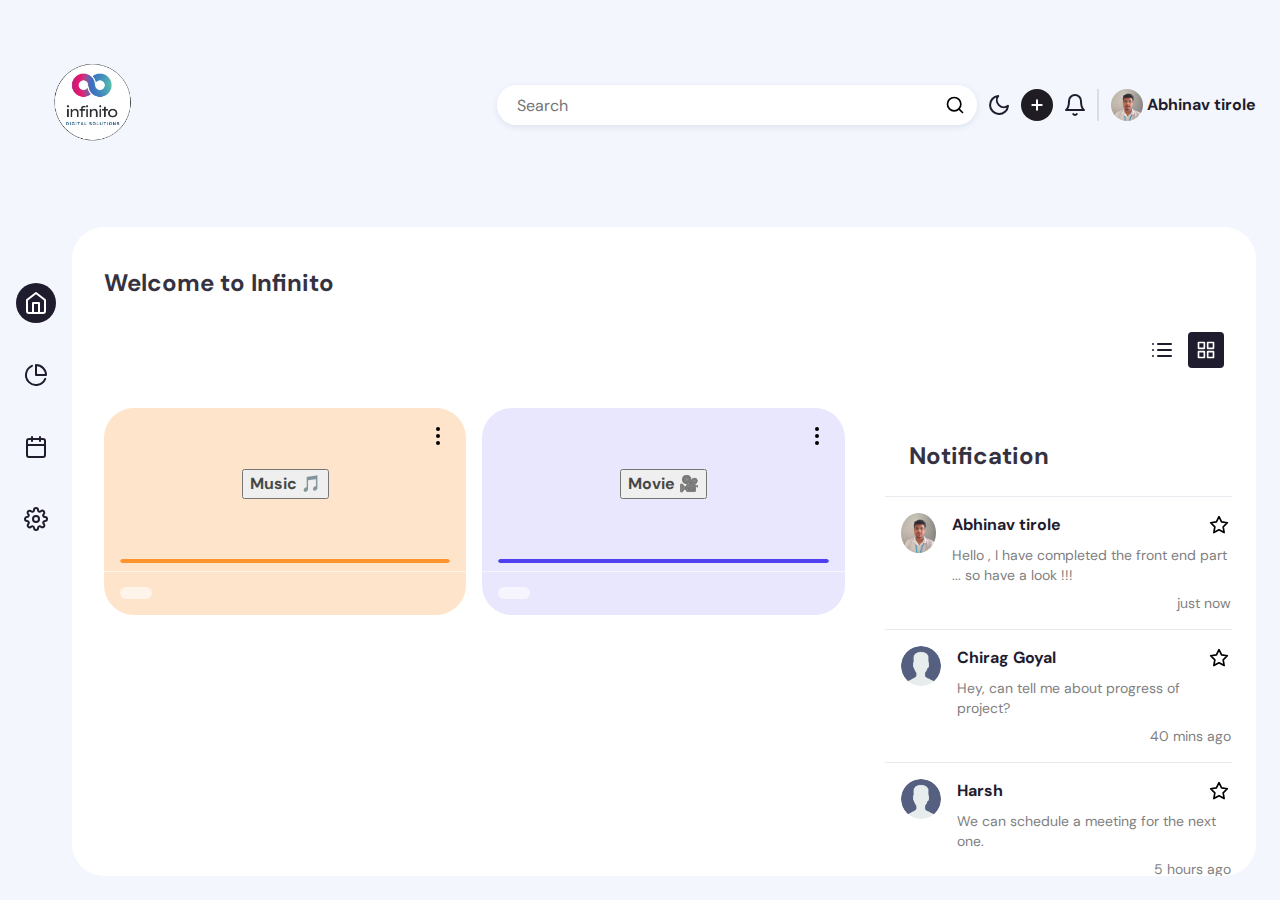
<file: index.html>
<!DOCTYPE html>
<html lang="en">
<head>
    <meta charset="UTF-8">
    <meta http-equiv="X-UA-Compatible" content="IE=edge">
    <meta name="viewport" content="width=device-width, initial-scale=1.0">
    <title>Infinito</title>

    <link rel="stylesheet" href="style.css">
</head>
<body>
    <div class="app-container">
        <div class="app-header">
          <div class="app-header-left">
            <!-- <span class="app-icon"></span> -->
            <div class="logo">
              <img src="2.3.png" alt="logo">            
            <p class="app-name"></p>
          </div>
            <div class="search-wrapper">
              <input class="search-input" type="text" placeholder="Search">
              <svg xmlns="http://www.w3.org/2000/svg" width="20" height="20" fill="none" stroke="currentColor" stroke-linecap="round" stroke-linejoin="round" stroke-width="2" class="feather feather-search" viewBox="0 0 24 24">
                <defs></defs>
                <circle cx="11" cy="11" r="8"></circle>
                <path d="M21 21l-4.35-4.35"></path>
              </svg>
            </div>
          </div>
          <div class="app-header-right">
            <button class="mode-switch" title="Switch Theme">
              <svg class="moon" fill="none" stroke="currentColor" stroke-linecap="round" stroke-linejoin="round" stroke-width="2" width="24" height="24" viewBox="0 0 24 24">
                <defs></defs>
                <path d="M21 12.79A9 9 0 1111.21 3 7 7 0 0021 12.79z"></path>
              </svg>
            </button>
            <button class="add-btn" title="Add New Project">
              <svg class="btn-icon" xmlns="http://www.w3.org/2000/svg" width="16" height="16" viewBox="0 0 24 24" fill="none" stroke="currentColor" stroke-width="3" stroke-linecap="round" stroke-linejoin="round" class="feather feather-plus">
                <line x1="12" y1="5" x2="12" y2="19" />
                <line x1="5" y1="12" x2="19" y2="12" /></svg>
            </button>
            <button class="notification-btn">
              <svg xmlns="http://www.w3.org/2000/svg" width="24" height="24" viewBox="0 0 24 24" fill="none" stroke="currentColor" stroke-width="2" stroke-linecap="round" stroke-linejoin="round" class="feather feather-bell">
                <path d="M18 8A6 6 0 0 0 6 8c0 7-3 9-3 9h18s-3-2-3-9" />
                <path d="M13.73 21a2 2 0 0 1-3.46 0" /></svg>
            </button>
            <button class="profile-btn">
              <img src="abhi.jpg" />
              <span>Abhinav tirole</span>
            </button>
          </div>
          <button class="messages-btn">
            <svg xmlns="http://www.w3.org/2000/svg" width="20" height="20" viewBox="0 0 24 24" fill="none" stroke="currentColor" stroke-width="2" stroke-linecap="round" stroke-linejoin="round" class="feather feather-message-circle">
              <path d="M21 11.5a8.38 8.38 0 0 1-.9 3.8 8.5 8.5 0 0 1-7.6 4.7 8.38 8.38 0 0 1-3.8-.9L3 21l1.9-5.7a8.38 8.38 0 0 1-.9-3.8 8.5 8.5 0 0 1 4.7-7.6 8.38 8.38 0 0 1 3.8-.9h.5a8.48 8.48 0 0 1 8 8v.5z" /></svg>
          </button>
        </div>
        <div class="app-content">
          <div class="app-sidebar">
            <a href="" class="app-sidebar-link active">
              <svg xmlns="http://www.w3.org/2000/svg" width="24" height="24" viewBox="0 0 24 24" fill="none" stroke="currentColor" stroke-width="2" stroke-linecap="round" stroke-linejoin="round" class="feather feather-home">
                <path d="M3 9l9-7 9 7v11a2 2 0 0 1-2 2H5a2 2 0 0 1-2-2z" />
                <polyline points="9 22 9 12 15 12 15 22" /></svg>
            </a>
            <a href="" class="app-sidebar-link">
              <svg class="link-icon" xmlns="http://www.w3.org/2000/svg" width="24" height="24" fill="none" stroke="currentColor" stroke-linecap="round" stroke-linejoin="round" stroke-width="2" class="feather feather-pie-chart" viewBox="0 0 24 24">
                <defs />
                <path d="M21.21 15.89A10 10 0 118 2.83M22 12A10 10 0 0012 2v10z" />
              </svg>
            </a>
            <a href="" class="app-sidebar-link">
              <svg xmlns="http://www.w3.org/2000/svg" width="24" height="24" viewBox="0 0 24 24" fill="none" stroke="currentColor" stroke-width="2" stroke-linecap="round" stroke-linejoin="round" class="feather feather-calendar">
                <rect x="3" y="4" width="18" height="18" rx="2" ry="2" />
                <line x1="16" y1="2" x2="16" y2="6" />
                <line x1="8" y1="2" x2="8" y2="6" />
                <line x1="3" y1="10" x2="21" y2="10" /></svg>
            </a>
            <a href="" class="app-sidebar-link">
              <svg class="link-icon" xmlns="http://www.w3.org/2000/svg" width="24" height="24" fill="none" stroke="currentColor" stroke-linecap="round" stroke-linejoin="round" stroke-width="2" class="feather feather-settings" viewBox="0 0 24 24">
                <defs />
                <circle cx="12" cy="12" r="3" />
                <path d="M19.4 15a1.65 1.65 0 00.33 1.82l.06.06a2 2 0 010 2.83 2 2 0 01-2.83 0l-.06-.06a1.65 1.65 0 00-1.82-.33 1.65 1.65 0 00-1 1.51V21a2 2 0 01-2 2 2 2 0 01-2-2v-.09A1.65 1.65 0 009 19.4a1.65 1.65 0 00-1.82.33l-.06.06a2 2 0 01-2.83 0 2 2 0 010-2.83l.06-.06a1.65 1.65 0 00.33-1.82 1.65 1.65 0 00-1.51-1H3a2 2 0 01-2-2 2 2 0 012-2h.09A1.65 1.65 0 004.6 9a1.65 1.65 0 00-.33-1.82l-.06-.06a2 2 0 010-2.83 2 2 0 012.83 0l.06.06a1.65 1.65 0 001.82.33H9a1.65 1.65 0 001-1.51V3a2 2 0 012-2 2 2 0 012 2v.09a1.65 1.65 0 001 1.51 1.65 1.65 0 001.82-.33l.06-.06a2 2 0 012.83 0 2 2 0 010 2.83l-.06.06a1.65 1.65 0 00-.33 1.82V9a1.65 1.65 0 001.51 1H21a2 2 0 012 2 2 2 0 01-2 2h-.09a1.65 1.65 0 00-1.51 1z" />
              </svg>
            </a>
          </div>
          <div class="projects-section">
            <div class="projects-section-header">
              <p><bold>Welcome to Infinito</bold></p>
              <p class="time"><iframe src="https://free.timeanddate.com/clock/i8i5pigz/n1635/tlin/fn7/ftb/tt0/tw0/tm1/ts1/tb4" frameborder="0" width="93" height="40"></iframe></p>
    
            </div>
            <div class="projects-section-line">
              <div class="projects-status">
               
              
              </div>
              <div class="view-actions">
                <button class="view-btn list-view" title="List View">
                  <svg xmlns="http://www.w3.org/2000/svg" width="24" height="24" viewBox="0 0 24 24" fill="none" stroke="currentColor" stroke-width="2" stroke-linecap="round" stroke-linejoin="round" class="feather feather-list">
                    <line x1="8" y1="6" x2="21" y2="6" />
                    <line x1="8" y1="12" x2="21" y2="12" />
                    <line x1="8" y1="18" x2="21" y2="18" />
                    <line x1="3" y1="6" x2="3.01" y2="6" />
                    <line x1="3" y1="12" x2="3.01" y2="12" />
                    <line x1="3" y1="18" x2="3.01" y2="18" /></svg>
                </button>
                <button class="view-btn grid-view active" title="Grid View">
                  <svg xmlns="http://www.w3.org/2000/svg" width="20" height="20" viewBox="0 0 24 24" fill="none" stroke="currentColor" stroke-width="2" stroke-linecap="round" stroke-linejoin="round" class="feather feather-grid">
                    <rect x="3" y="3" width="7" height="7" />
                    <rect x="14" y="3" width="7" height="7" />
                    <rect x="14" y="14" width="7" height="7" />
                    <rect x="3" y="14" width="7" height="7" /></svg>
                </button>
              </div>
            </div>
            <div class="project-boxes jsGridView">
              <div class="project-box-wrapper">
                <div class="project-box" style="background-color: #fee4cb;">
                  <div class="project-box-header">
                    <span></span>
                    <div class="more-wrapper">
                      <button class="project-btn-more">
                        <svg xmlns="http://www.w3.org/2000/svg" width="24" height="24" viewBox="0 0 24 24" fill="none" stroke="currentColor" stroke-width="2" stroke-linecap="round" stroke-linejoin="round" class="feather feather-more-vertical">
                          <circle cx="12" cy="12" r="1" />
                          <circle cx="12" cy="5" r="1" />
                          <circle cx="12" cy="19" r="1" /></svg>
                      </button>
                </div>
              </div>
              <div class="project-box-content-header">
                <a href="index.html">
                  <button><p class="box-content-header">Music 🎵</p></button>
                </a>
                <p class="box-content-subheader"></p>
              </div>
              <div class="box-progress-wrapper">
                <p class="box-progress-header"></p>
                <div class="box-progress-bar">
                  <span class="box-progress" style="width: 100%; background-color: #ff942e"></span>
                </div>
                
              </div>
              <div class="project-box-footer">
               
                <div class="days-left" style="color: #ff942e;">
                </div>
              </div>
            </div>
          </div>
          <div class="project-box-wrapper">
            <div class="project-box" style="background-color: #e9e7fd;">
              <div class="project-box-header">
                <span></span>
                <div class="more-wrapper">
                  <button class="project-btn-more">
                    <svg xmlns="http://www.w3.org/2000/svg" width="24" height="24" viewBox="0 0 24 24" fill="none" stroke="currentColor" stroke-width="2" stroke-linecap="round" stroke-linejoin="round" class="feather feather-more-vertical">
                      <circle cx="12" cy="12" r="1" />
                      <circle cx="12" cy="5" r="1" />
                      <circle cx="12" cy="19" r="1" /></svg>
                  </button>
                </div>
              </div>
              
              <div class="project-box-content-header">
                <a href="https://github.com/ABHINAV2087/infinito.github.io/blob/54b56588bde850ca2323d2a4e1182a35e6f1d934/index..html">
                  <button><p class="box-content-header">Movie 🎥</p></button>
                </a>
                
                <p class="box-content-subheader"></p>
              </div>
              <div class="box-progress-wrapper">
                <p class="box-progress-header"></p>
                <div class="box-progress-bar">
                  <span class="box-progress" style="width: 100%; background-color: #4f3ff0"></span>
                </div>
              
              </div>
              <div class="project-box-footer">
               
                <div class="days-left" style="color: #4f3ff0;">
                
                </div>
              </div>
            </div>
          </div>

          <div class="project-box-wrapper">
            <div>
            
      <div class="messages-section">
        <button class="messages-close">
          <svg xmlns="http://www.w3.org/2000/svg" width="24" height="24" viewBox="0 0 24 24" fill="none" stroke="currentColor" stroke-width="2" stroke-linecap="round" stroke-linejoin="round" class="feather feather-x-circle">
            <circle cx="12" cy="12" r="10" />
            <line x1="15" y1="9" x2="9" y2="15" />
            <line x1="9" y1="9" x2="15" y2="15" /></svg>
        </button>
        <div class="projects-section-header">
          <p>Notification</p>
        </div>
        <div class="messages">
          <div class="message-box">
            <img src="abhi.jpg" alt="profile image">
            <div class="message-content">
              <div class="message-header">
                <div class="name">Abhinav tirole</div>
                <div class="star-checkbox">
                  <input type="checkbox" id="star-1">
                  <label for="star-1">
                    <svg xmlns="http://www.w3.org/2000/svg" width="20" height="20" viewBox="0 0 24 24" fill="none" stroke="currentColor" stroke-width="2" stroke-linecap="round" stroke-linejoin="round" class="feather feather-star">
                      <polygon points="12 2 15.09 8.26 22 9.27 17 14.14 18.18 21.02 12 17.77 5.82 21.02 7 14.14 2 9.27 8.91 8.26 12 2" /></svg>
                  </label>
                </div>
              </div>
              <p class="message-line">
                Hello , I have completed the front end part ... so have a look !!! 
              </p>
              <p class="message-line time">
                just now
              </p>
            </div>
          </div>
          <div class="message-box">
            <img src="149071.png" alt="profile image">
            <div class="message-content">
              <div class="message-header">
                <div class="name">Chirag Goyal</div>
                <div class="star-checkbox">
                  <input type="checkbox" id="star-2">
                  <label for="star-2">
                    <svg xmlns="http://www.w3.org/2000/svg" width="20" height="20" viewBox="0 0 24 24" fill="none" stroke="currentColor" stroke-width="2" stroke-linecap="round" stroke-linejoin="round" class="feather feather-star">
                      <polygon points="12 2 15.09 8.26 22 9.27 17 14.14 18.18 21.02 12 17.77 5.82 21.02 7 14.14 2 9.27 8.91 8.26 12 2" /></svg>
                  </label>
                </div>
              </div>
              <p class="message-line">
                Hey, can tell me about progress of project? 
              </p>
              <p class="message-line time">
                40 mins ago
              </p>
            </div>
          </div>
          <div class="message-box">
            <img src="149071.png" alt="profile image">
            <div class="message-content">
              <div class="message-header">
                <div class="name">Harsh</div>
                <div class="star-checkbox">
                  <input type="checkbox" id="star-3">
                  <label for="star-3">
                    <svg xmlns="http://www.w3.org/2000/svg" width="20" height="20" viewBox="0 0 24 24" fill="none" stroke="currentColor" stroke-width="2" stroke-linecap="round" stroke-linejoin="round" class="feather feather-star">
                      <polygon points="12 2 15.09 8.26 22 9.27 17 14.14 18.18 21.02 12 17.77 5.82 21.02 7 14.14 2 9.27 8.91 8.26 12 2" /></svg>
                  </label>
                </div>
              </div>
              <p class="message-line">
               We can schedule a meeting for the next one.
              </p>
              <p class="message-line time">
               5 hours ago
              </p>
            </div>
          </div>
          <div class="message-box">
            <img src="149071.png" alt="profile image">
            <div class="message-content">
              <div class="message-header">
                <div class="name">Shrankhala</div>
                <div class="star-checkbox">
                  <input type="checkbox" id="star-4">
                  <label for="star-4">
                    <svg xmlns="http://www.w3.org/2000/svg" width="20" height="20" viewBox="0 0 24 24" fill="none" stroke="currentColor" stroke-width="2" stroke-linecap="round" stroke-linejoin="round" class="feather feather-star">
                      <polygon points="12 2 15.09 8.26 22 9.27 17 14.14 18.18 21.02 12 17.77 5.82 21.02 7 14.14 2 9.27 8.91 8.26 12 2" /></svg>
                  </label>
                </div>
              </div>
              <p class="message-line">
                frontend is impressive

              </p>
              <p class="message-line time">
                5 hours ago
              </p>
            </div>
          </div>
        </div>
      </div>
      </div>
      </div>
    <script src="script.js"></script>
</body>
</html>
</file>
<file: style.css>
@import url("https://fonts.googleapis.com/css?family=DM+Sans:400,500,700&display=swap");
 * {
	 box-sizing: border-box;
}
 :root {
	 --app-container: #f3f6fd;
	 --main-color: #1f1c2e;
	 --secondary-color: #4a4a4a;
	 --link-color: #1f1c2e;
	 --link-color-hover: #c3cff4;
	 --link-color-active: #fff;
	 --link-color-active-bg: #1f1c2e;
	 --projects-section: #fff;
	 --message-box-hover: #fafcff;
	 --message-box-border: #e9ebf0;
	 --more-list-bg: #fff;
	 --more-list-bg-hover: #f6fbff;
	 --more-list-shadow: rgba(209, 209, 209, 0.4);
	 --button-bg: #1f1c24;
	 --search-area-bg: #fff;
	 --star: #1ff1c2 e;
	 --message-btn: #fff;
/* button

*/
}
 .dark:root {
	 --app-container: #1f1d2b;
	 --app-container: #111827;
	 --main-color: #fff;
	 --secondary-color: rgba(255, 255, 255, .8);
	 --projects-section: #1f2937;
	 --link-color: rgba(255, 255, 255, .8);
	 --link-color-hover: rgba(195, 207, 244, 0.1);
	 --link-color-active-bg: rgba(195, 207, 244, 0.2);
	 --button-bg: #1f2937;
	 --search-area-bg: #1f2937;
	 --message-box-hover: #243244;
	 --message-box-border: rgba(255, 255, 255, .1);
	 --star: #ffd92c;
	 --light-font: rgba(255, 255, 255, .8);
	 --more-list-bg: #2f3142;
	 --more-list-bg-hover: rgba(195, 207, 244, 0.1);
	 --more-list-shadow: rgba(195, 207, 244, 0.1);
	 --message-btn: rgba(195, 207, 244, 0.1);
}
 html, body {
	 width: 100%;
	 height: 100vh;
	 margin: 0;
}
 body {
	 font-family: 'DM Sans', sans-serif;
	 overflow: hidden;
	 display: flex;
	 justify-content: center;
	 background-color: var(--app-container);
}
 button, a {
	 cursor: pointer;
}
 .app-container {
	 width: 100%;
	 display: flex;
	 flex-direction: column;
	 height: 100%;
	 background-color: var(--app-container);
	 transition: 0.2s;
	 max-width: 1800px;
}
 .app-container button, .app-container input, .app-container optgroup, .app-container select, .app-container textarea {
	 font-family: 'DM Sans', sans-serif;
}
 .app-content {
	 display: flex;
	 height: 100%;
	 overflow: hidden;
	 padding: 16px 24px 24px 0;
}
 .app-header {
	 display: flex;
	 justify-content: space-between;
	 align-items: center;
	 width: 100%;
	 padding: 16px 24px;
	 position: relative;
}
 .app-header-left, .app-header-right {
	 display: flex;
	 align-items: center;
}
 .app-header-left {
	 flex-grow: 1;
}
 .app-header-right button {
	 margin-left: 10px;
}
 .app-icon {
	 width: 26px;
	 height: 2px;
	 border-radius: 4px;
	 background-color: var(--main-color);
	 position: relative;
}
 .app-icon:before, .app-icon:after {
	 content: '';
	 position: absolute;
	 width: 12px;
	 height: 2px;
	 border-radius: 4px;
	 background-image: 2.3.png;
	 left: 50%;
	 transform: translatex(-50%);
}
 .app-icon:before {
	 top: -6px;
}
 .app-icon:after {
	 bottom: -6px;
}
 .app-name {
	 color: var(--main-color);
	 margin: 0;
	 font-size: 20px;
	 line-height: 24px;
	 font-weight: 700;
	 margin: 0 32px;
}
 .mode-switch {
	 background-color: transparent;
	 border: none;
	 padding: 0;
	 color: var(--main-color);
	 display: flex;
	 justify-content: center;
	 align-items: center;
}
 .search-wrapper {
	 border-radius: 20px;
	 background-color: var(--search-area-bg);
	 padding-right: 12px;
	 height: 40px;
	 display: flex;
	 justify-content: space-between;
	 align-items: center;
	 width: 100%;
	 max-width: 480px;
	 color: var(--light-font);
	 box-shadow: 0 2px 6px 0 rgba(136, 148, 171, .2), 0 24px 20px -24px rgba(71, 82, 107, .1);
	 overflow: hidden;
}
 .dark .search-wrapper {
	 box-shadow: none;
}
 .search-input {
	 border: none;
	 flex: 1;
	 outline: none;
	 height: 100%;
	 padding: 0 20px;
	 font-size: 16px;
	 background-color: var(--search-area-bg);
	 color: var(--main-color);
}
 .search-input:placeholder {
	 color: var(--main-color);
	 opacity: 0.6;
}
 .add-btn {
	 color: #fff;
	 background-color: var(--button-bg);
	 padding: 0;
	 border: 0;
	 border-radius: 50%;
	 width: 32px;
	 height: 32px;
	 display: flex;
	 align-items: center;
	 justify-content: center;
}
 .notification-btn {
	 color: var(--main-color);
	 padding: 0;
	 border: 0;
	 background-color: transparent;
	 height: 32px;
	 display: flex;
	 justify-content: center;
	 align-items: center;
}
 .profile-btn {
	 padding: 0;
	 border: 0;
	 background-color: transparent;
	 display: flex;
	 align-items: center;
	 padding-left: 12px;
	 border-left: 2px solid #ddd;
}
 .profile-btn img {
	 width: 32px;
	 height: 32px;
	 object-fit: cover;
	 border-radius: 50%;
	 margin-right: 4px;
}
 .profile-btn span {
	 color: var(--main-color);
	 font-size: 16px;
	 line-height: 24px;
	 font-weight: 700;
}
 .page-content {
	 flex: 1;
	 width: 100%;
}
 .app-sidebar {
	 padding: 40px 16px;
	 display: flex;
	 flex-direction: column;
	 align-items: center;
}
 .app-sidebar-link {
	 color: var(--main-color);
	 color: var(--link-color);
	 margin: 16px 0;
	 transition: 0.2s;
	 border-radius: 50%;
	 flex-shrink: 0;
	 width: 40px;
	 height: 40px;
	 display: flex;
	 justify-content: center;
	 align-items: center;
}
 .app-sidebar-link:hover {
	 background-color: var(--link-color-hover);
	 color: var(--link-color-active);
}
 .app-sidebar-link.active {
	 background-color: var(--link-color-active-bg);
	 color: var(--link-color-active);
}
 .projects-section {
	 flex: 2;
	 background-color: var(--projects-section);
	 border-radius: 32px;
	 padding: 32px 32px 0 32px;
	 overflow: hidden;
	 height: 100%;
	 display: flex;
	 flex-direction: column;
}
 .projects-section-line {
	 display: flex;
	 justify-content: space-between;
	 align-items: center;
	 padding-bottom: 32px;
}
 .projects-section-header {
	 display: flex;
	 justify-content: space-between;
	 align-items: center;
	 margin-bottom: 24px;
	 color: var(--main-color);
}
 .projects-section-header p {
	 font-size: 24px;
	 line-height: 32px;
	 font-weight: 700;
	 opacity: 0.9;
	 margin: 0;
	 color: var(--main-color);
}
 .projects-section-header .time {
	 font-size: 20px;
}
 .projects-status {
	 display: flex;
}
 .item-status {
	 display: flex;
	 flex-direction: column;
	 margin-right: 16px;
}
 .item-status:not(:last-child) .status-type:after {
	 content: '';
	 position: absolute;
	 right: 8px;
	 top: 50%;
	 transform: translatey(-50%);
	 width: 6px;
	 height: 6px;
	 border-radius: 50%;
	 border: 1px solid var(--secondary-color);
}
 .status-number {
	 font-size: 24px;
	 line-height: 32px;
	 font-weight: 700;
	 color: var(--main-color);
}
 .status-type {
	 position: relative;
	 padding-right: 24px;
	 color: var(--secondary-color);
}
 .view-actions {
	 display: flex;
	 align-items: center;
}
 .view-btn {
	 width: 36px;
	 height: 36px;
	 display: flex;
	 justify-content: center;
	 align-items: center;
	 padding: 6px;
	 border-radius: 4px;
	 background-color: transparent;
	 border: none;
	 color: var(--main-color);
	 margin-left: 8px;
	 transition: 0.2s;
}
 .view-btn.active {
	 background-color: var(--link-color-active-bg);
	 color: var(--link-color-active);
}
 .view-btn:not(.active):hover {
	 background-color: var(--link-color-hover);
	 color: var(--link-color-active);
}
 .messages-section {
	 flex-shrink: 0;
	 padding-bottom: 32px;
	 background-color: var(--projects-section);
	 margin-left: 24px;
	 flex: 1;
	 width: 100%;
	 border-radius: 30px;
	 position: relative;
	 overflow: auto;
	 transition: all 300ms cubic-bezier(0.19, 1, 0.56, 1);
}
 .messages-section .messages-close {
	 position: absolute;
	 top: 12px;
	 right: 12px;
	 z-index: 3;
	 border: none;
	 background-color: transparent;
	 color: var(--main-color);
	 display: none;
}
 .messages-section.show {
	 transform: translateX(0);
	 opacity: 1;
	 margin-left: 0;
}
 .messages-section .projects-section-header {
	 position: sticky;
	 top: 0;
	 z-index: 1;
	 padding: 32px 24px 0 24px;
	 background-color: var(--projects-section);
}
 .message-box {
	 border-top: 1px solid var(--message-box-border);
	 padding: 16px;
	 display: flex;
	 align-items: flex-start;
	 width: 100%;
}
 .message-box:hover {
	 background-color: var(--message-box-hover);
	 border-top-color: var(--link-color-hover);
}
 .message-box:hover + .message-box {
	 border-top-color: var(--link-color-hover);
}
 .message-box img {
	 border-radius: 50%;
	 object-fit: cover;
	 width: 40px;
	 height: 40px;
}
.logo img {
	border-radius: 100px;
	object-fit:fill;
	width: 30%;
	height: 30%;
	margin-block-start: 1em;
    margin-block-end: 1em;
    margin-inline-start: 0px;
    margin-inline-end: 0px;
}
 .message-header {
	 display: flex;
	 align-items: center;
	 justify-content: space-between;
	 width: 100%;
}
 .message-header .name {
	 font-size: 16px;
	 line-height: 24px;
	 font-weight: 700;
	 color: var(--main-color);
	 margin: 0;
}
 .message-content {
	 padding-left: 16px;
	 width: 100%;
}
 .star-checkbox input {
	 opacity: 0;
	 position: absolute;
	 width: 0;
	 height: 0;
}
 .star-checkbox label {
	 width: 24px;
	 height: 24px;
	 display: flex;
	 justify-content: center;
	 align-items: center;
	 cursor: pointer;
}
 .dark .star-checkbox {
	 color: var(--secondary-color);
}
 .dark .star-checkbox input:checked + label {
	 color: var(--star);
}
 .star-checkbox input:checked + label svg {
	 fill: var(--star);
	 transition: 0.2s;
}
 .message-line {
	 font-size: 14px;
	 line-height: 20px;
	 margin: 8px 0;
	 color: var(--secondary-color);
	 opacity: 0.7;
}
 .message-line.time {
	 text-align: right;
	 margin-bottom: 0;
}
 .project-boxes {
	 margin: 0 -8px;
	 overflow-y: auto;
}
 .project-boxes.jsGridView {
	 display: flex;
	 flex-wrap: wrap;
}
 .project-boxes.jsGridView .project-box-wrapper {
	 width: 33.3%;
}
 .project-boxes.jsListView .project-box {
	 display: flex;
	 border-radius: 10px;
	 position: relative;
}
 .project-boxes.jsListView .project-box > * {
	 margin-right: 24px;
}
 .project-boxes.jsListView .more-wrapper {
	 position: absolute;
	 right: 16px;
	 top: 16px;
}
 .project-boxes.jsListView .project-box-content-header {
	 order: 1;
	 max-width: 120px;
}
 .project-boxes.jsListView .project-box-header {
	 order: 2;
}
 .project-boxes.jsListView .project-box-footer {
	 order: 3;
	 padding-top: 0;
	 flex-direction: column;
	 justify-content: flex-start;
}
 .project-boxes.jsListView .project-box-footer:after {
	 display: none;
}
 .project-boxes.jsListView .participants {
	 margin-bottom: 8px;
}
 .project-boxes.jsListView .project-box-content-header p {
	 text-align: left;
	 overflow: hidden;
	 white-space: nowrap;
	 text-overflow: ellipsis;
}
 .project-boxes.jsListView .project-box-header > span {
	 position: absolute;
	 bottom: 16px;
	 left: 16px;
	 font-size: 12px;
}
 .project-boxes.jsListView .box-progress-wrapper {
	 order: 3;
	 flex: 1;
}
 .project-box {
	 --main-color-card: #ffffff;
	 border-radius: 30px;
	 padding: 16px;
	 background-color: var(--main-color-card);
}
 .project-box-header {
	 display: flex;
	 align-items: center;
	 justify-content: space-between;
	 margin-bottom: 16px;
	 color: var(--main-color);
}
 .project-box-header span {
	 color: #4a4a4a;
	 opacity: 0.7;
	 font-size: 14px;
	 line-height: 20px;
}
 .project-box-content-header {
	 text-align: center;
	 margin-bottom: 16px;
}
 .project-box-content-header p {
	 margin: 0;
}
 .project-box-wrapper {
	 padding: 8px;
	 transition: 0.2s;
}
 .project-btn-more {
	 padding: 0;
	 height: 14px;
	 width: 24px;
	 height: 24px;
	 position: relative;
	 background-color: transparent;
	 border: none;
	 flex-shrink: 0;
	/*&:after, &:before {
		 content: '';
		 position: absolute;
		 width: 6px;
		 height: 6px;
		 border-radius: 50%;
		 background-color: var(--main-color);
		 opacity: .8;
		 left: 50%;
		 transform: translatex(-50%);
	}
	 &:before {
		 top: 0;
	}
	 &:after {
		 bottom: 0;
	}
	*/
}
 .more-wrapper {
	 position: relative;
}
 .box-content-header {
	 font-size: 16px;
	 line-height: 24px;
	 font-weight: 700;
	 opacity: 0.7;
}
 .box-content-subheader {
	 font-size: 14px;
	 line-height: 24px;
	 opacity: 0.7;
}
 .box-progress {
	 display: block;
	 height: 4px;
	 border-radius: 6px;
}
 .box-progress-bar {
	 width: 100%;
	 height: 4px;
	 border-radius: 6px;
	 overflow: hidden;
	 background-color: #fff;
	 margin: 8px 0;
}
 .box-progress-header {
	position: relative;
	 font-size: 14px;
	 font-weight: 700;
	 line-height: 0px;
	 margin: 60px;
}
 .box-progress-percentage {
	 text-align: center;
	 margin: 0;
	 font-size: 14px;
	 font-weight: 700;
	 line-height: 16px;
}
 .project-box-footer {
	 display: flex;
	 justify-content: space-between;
	 padding-top: 16px;
	 position: relative;
}
 .project-box-footer:after {
	 content: '';
	 position: absolute;
	 background-color: rgba(255, 255, 255, 0.6);
	 width: calc(100% + 32px);
	 top: 0;
	 left: -16px;
	 height: 1px;
}
 .participants {
	 display: flex;
	 align-items: center;
}
 .participants img {
	 width: 20px;
	 height: 20px;
	 border-radius: 50%;
	 overflow: hidden;
	 object-fit: cover;
}
 .participants img:not(:first-child) {
	 margin-left: -8px;
}
 .add-participant {
	 width: 20px;
	 height: 20px;
	 border-radius: 50%;
	 border: none;
	 background-color: rgba(255, 255, 255, 0.6);
	 margin-left: 6px;
	 display: flex;
	 justify-content: center;
	 align-items: center;
	 padding: 0;
}
 .days-left {
	 background-color: rgba(255, 255, 255, 0.6);
	 font-size: 12px;
	 border-radius: 20px;
	 flex-shrink: 0;
	 padding: 6px 16px;
	 font-weight: 700;
}
 .mode-switch.active .moon {
	 fill: var(--main-color);
}
 .messages-btn {
	 border-radius: 4px 0 0 4px;
	 position: absolute;
	 right: 0;
	 top: 58px;
	 background-color: var(--message-btn);
	 border: none;
	 color: var(--main-color);
	 display: flex;
	 justify-content: center;
	 align-items: center;
	 padding: 4px;
	 display: none;
}
 @media screen and (max-width: 980px) {
	 .project-boxes.jsGridView .project-box-wrapper {
		 width: 50%;
	}
	 .status-number, .status-type {
		 font-size: 14px;
	}
	 .status-type:after {
		 width: 4px;
		 height: 4px;
	}
	 .item-status {
		 margin-right: 0;
	}
}
 @media screen and (max-width: 880px) {
	 .messages-section {
		 transform: translateX(100%);
		 position: absolute;
		 opacity: 0;
		 top: 0;
		 z-index: 2;
		 height: 100%;
		 width: 100%;
	}
	 .messages-section .messages-close {
		 display: block;
	}
	 .messages-btn {
		 display: flex;
	}
}
 @media screen and (max-width: 720px) {
	 .app-name, .profile-btn span {
		 display: none;
	}
	 .add-btn, .notification-btn, .mode-switch {
		 width: 20px;
		 height: 20px;
	}
	 .add-btn svg, .notification-btn svg, .mode-switch svg {
		 width: 16px;
		 height: 16px;
	}
	 .app-header-right button {
		 margin-left: 4px;
	}
}
 @media screen and (max-width: 520px) {
	 .projects-section {
		 overflow: auto;
	}
	 .project-boxes {
		 overflow-y: visible;
	}
	 .app-sidebar, .app-icon {
		 display: none;
	}
	 .app-content {
		 padding: 16px 12px 24px 12px;
	}
	 .status-number, .status-type {
		 font-size: 10px;
	}
	 .view-btn {
		 width: 24px;
		 height: 24px;
	}
	 .app-header {
		 padding: 16px 10px;
	}
	 .search-input {
		 max-width: 120px;
	}
	 .project-boxes.jsGridView .project-box-wrapper {
		 width: 100%;
	}
	 .projects-section {
		 padding: 24px 16px 0 16px;
	}
	 .profile-btn img {
		 width: 24px;
		 height: 24px;
	}
	 .app-header {
		 padding: 10px;
	}
	 .projects-section-header p, .projects-section-header .time {
		 font-size: 18px;
	}
	 .status-type {
		 padding-right: 4px;
	}
	 .status-type:after {
		 display: none;
	}
	 .search-input {
		 font-size: 14px;
	}
	 .messages-btn {
		 top: 48px;
	}
	 .box-content-header {
		 font-size: 12px;
		 line-height: 16px;
	}
	 .box-content-subheader {
		 font-size: 12px;
		 line-height: 16px;
	}
	 .project-boxes.jsListView .project-box-header > span {
		 font-size: 10px;
	}
	 .box-progress-header {
		 font-size: 12px;
	}
	 .box-progress-percentage {
		 font-size: 10px;
	}
	 .days-left {
		 font-size: 8px;
		 padding: 6px 6px;
		 text-align: center;
	}
	 .project-boxes.jsListView .project-box > * {
		 margin-right: 10px;
	}
	 .project-boxes.jsListView .more-wrapper {
		 right: 2px;
		 top: 10px;
	}

}
</file>
